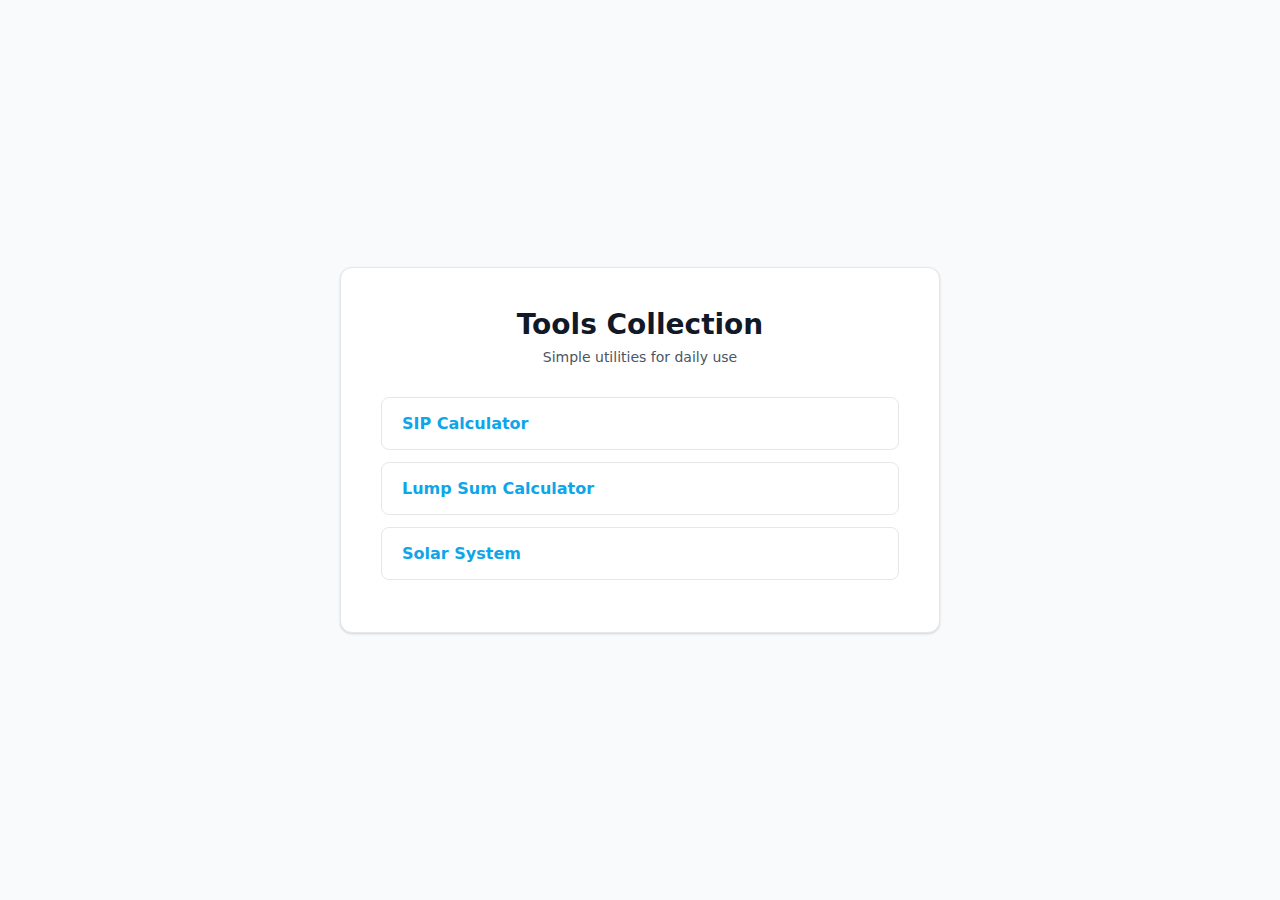
<file: index.html>
<!DOCTYPE html>
<html lang="en">

<head>
    <meta charset="UTF-8">
    <meta name="viewport" content="width=device-width, initial-scale=1.0">
    <title>Tools</title>
    <link rel="stylesheet" href="common.css">
    <style>
        .tools-list {
            list-style: none;
        }

        .tools-list li {
            margin-bottom: 12px;
        }

        .tools-list a {
            display: block;
            padding: 16px 20px;
            background: var(--bg-card);
            border: 1px solid var(--border-primary);
            border-radius: 8px;
            color: var(--accent-primary);
            text-decoration: none;
            font-weight: 600;
            transition: all 0.2s;
        }

        .tools-list a:hover {
            background: var(--bg-hover);
            border-color: var(--accent-primary);
            transform: translateX(4px);
            box-shadow: 0 4px 12px rgba(14, 165, 233, 0.2);
        }
    </style>
</head>

<body>
    <div class="container">
        <h1>Tools Collection</h1>
        <p class="subtitle">Simple utilities for daily use</p>

        <ul class="tools-list">
            <li><a href="sip-calculator.html">SIP Calculator</a></li>
            <li><a href="lumpsum-calculator.html">Lump Sum Calculator</a></li>
            <li><a href="solar-system.html">Solar System</a></li>
        </ul>
    </div>
</body>

</html>
</file>
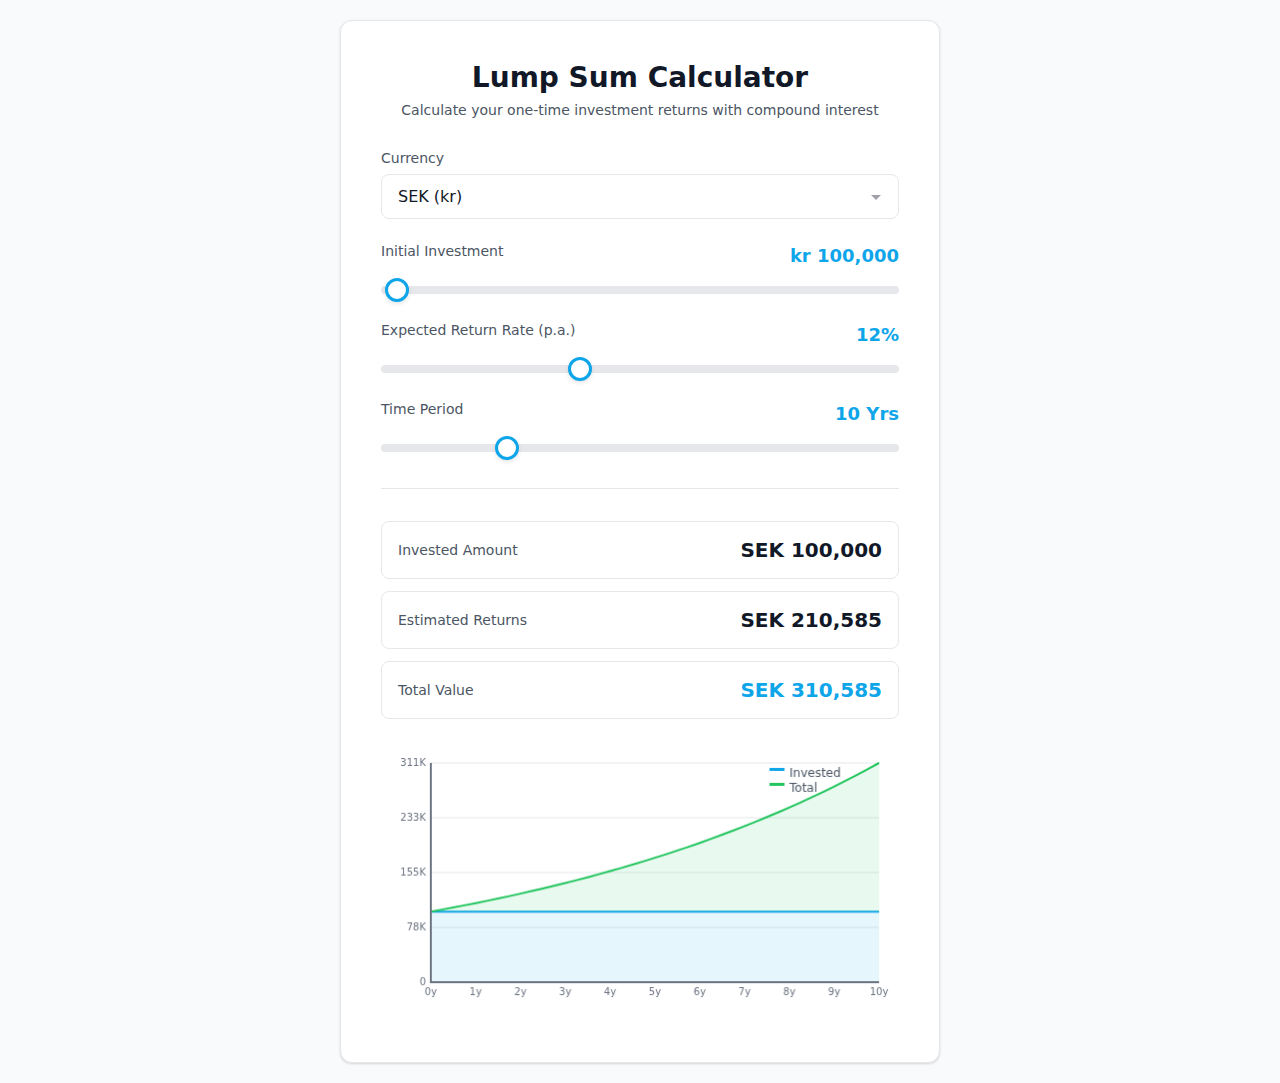
<file: lumpsum-calculator.html>
<!DOCTYPE html>
<html lang="en">
<head>
    <meta charset="UTF-8">
    <meta name="viewport" content="width=device-width, initial-scale=1.0">
    <title>Lump Sum Calculator</title>
    <link rel="stylesheet" href="common.css">
    <style>
        canvas {
            width: 100%;
            height: auto;
        }
    </style>
</head>
<body>
    <div class="container">
        <h1>Lump Sum Calculator</h1>
        <p class="subtitle">Calculate your one-time investment returns with compound interest</p>

        <div class="slider-group">
            <label for="currency">Currency</label>
            <select id="currency">
                <option value="USD">USD ($)</option>
                <option value="EUR">EUR (€)</option>
                <option value="GBP">GBP (£)</option>
                <option value="SEK" selected>SEK (kr)</option>
                <option value="INR">INR (₹)</option>
                <option value="JPY">JPY (¥)</option>
                <option value="AUD">AUD (A$)</option>
                <option value="CAD">CAD (C$)</option>
            </select>
        </div>

        <div class="slider-group">
            <div class="slider-header">
                <label for="initial-investment">Initial Investment</label>
                <span class="slider-value" id="initial-value">kr 100,000</span>
            </div>
            <input type="range" id="initial-investment" min="10000" max="10000000" step="10000" value="100000">
        </div>

        <div class="slider-group">
            <div class="slider-header">
                <label for="return-rate">Expected Return Rate (p.a.)</label>
                <span class="slider-value" id="return-value">12%</span>
            </div>
            <input type="range" id="return-rate" min="1" max="30" step="0.5" value="12">
        </div>

        <div class="slider-group">
            <div class="slider-header">
                <label for="time-period">Time Period</label>
                <span class="slider-value" id="time-value">10 Yrs</span>
            </div>
            <input type="range" id="time-period" min="1" max="40" step="1" value="10">
        </div>

        <div id="results" class="results">
            <div class="result-item">
                <span class="result-label">Invested Amount</span>
                <span class="result-value" id="invested-amount">-</span>
            </div>
            <div class="result-item">
                <span class="result-label">Estimated Returns</span>
                <span class="result-value" id="est-returns">-</span>
            </div>
            <div class="result-item">
                <span class="result-label">Total Value</span>
                <span class="result-value highlight" id="total-value">-</span>
            </div>

            <div class="chart-container">
                <canvas id="growth-chart" width="520" height="280"></canvas>
            </div>
        </div>
    </div>

    <script>
        const currencySymbols = {
            'USD': '$',
            'EUR': '€',
            'GBP': '£',
            'SEK': 'kr',
            'INR': '₹',
            'JPY': '¥',
            'AUD': 'A$',
            'CAD': 'C$'
        };

        // DOM elements
        const currencySelect = document.getElementById('currency');
        const initialSlider = document.getElementById('initial-investment');
        const returnSlider = document.getElementById('return-rate');
        const timeSlider = document.getElementById('time-period');
        const initialValueDisplay = document.getElementById('initial-value');
        const returnValueDisplay = document.getElementById('return-value');
        const timeValueDisplay = document.getElementById('time-value');

        function formatCurrency(amount, currency) {
            return new Intl.NumberFormat('en-US', {
                style: 'currency',
                currency: currency,
                minimumFractionDigits: 0,
                maximumFractionDigits: 0
            }).format(amount);
        }

        function formatSliderCurrency(amount) {
            const currency = currencySelect.value;
            const symbol = currencySymbols[currency];
            return symbol + ' ' + amount.toLocaleString();
        }

        function updateSliderDisplays() {
            initialValueDisplay.textContent = formatSliderCurrency(parseFloat(initialSlider.value));
            returnValueDisplay.textContent = returnSlider.value + '%';
            timeValueDisplay.textContent = timeSlider.value + ' Yrs';
        }

        function calculateLumpSum() {
            const initialInvestment = parseFloat(initialSlider.value);
            const annualRate = parseFloat(returnSlider.value) / 100;
            const years = parseFloat(timeSlider.value);
            const currency = currencySelect.value;

            // Compound Interest Formula: A = P(1 + r)^t
            const futureValue = initialInvestment * Math.pow(1 + annualRate, years);
            const estimatedReturns = futureValue - initialInvestment;

            // Display results
            document.getElementById('invested-amount').textContent = formatCurrency(initialInvestment, currency);
            document.getElementById('est-returns').textContent = formatCurrency(estimatedReturns, currency);
            document.getElementById('total-value').textContent = formatCurrency(futureValue, currency);

            // Draw growth chart
            drawGrowthChart(initialInvestment, annualRate, years);
        }

        function drawGrowthChart(initialInvestment, annualRate, totalYears) {
            const canvas = document.getElementById('growth-chart');
            const ctx = canvas.getContext('2d');

            // Chart dimensions
            const padding = { left: 50, right: 20, top: 20, bottom: 40 };
            const chartWidth = canvas.width - padding.left - padding.right;
            const chartHeight = canvas.height - padding.top - padding.bottom;

            // Clear canvas
            ctx.clearRect(0, 0, canvas.width, canvas.height);

            // Calculate data points for each year
            const dataPoints = [];
            const pointsPerYear = totalYears <= 10 ? 4 : totalYears <= 20 ? 2 : 1;
            const totalPoints = totalYears * pointsPerYear;

            for (let i = 0; i <= totalPoints; i++) {
                const year = i / pointsPerYear;
                const invested = initialInvestment;
                const totalValue = initialInvestment * Math.pow(1 + annualRate, year);

                dataPoints.push({ year, invested, totalValue });
            }

            // Find max value for scaling
            const maxValue = Math.max(...dataPoints.map(d => d.totalValue));

            // Helper function to convert data to canvas coordinates
            function toX(year) {
                return padding.left + (year / totalYears) * chartWidth;
            }

            function toY(value) {
                return padding.top + chartHeight - (value / maxValue) * chartHeight;
            }

            // Draw grid lines
            ctx.strokeStyle = 'rgb(229, 231, 235)';
            ctx.lineWidth = 1;
            const gridLines = 4;
            for (let i = 0; i <= gridLines; i++) {
                const y = padding.top + (chartHeight / gridLines) * i;
                ctx.beginPath();
                ctx.moveTo(padding.left, y);
                ctx.lineTo(padding.left + chartWidth, y);
                ctx.stroke();
            }

            // Draw invested amount area (flat line)
            ctx.fillStyle = 'rgba(14, 165, 233, 0.1)';
            ctx.fillRect(
                padding.left,
                toY(initialInvestment),
                chartWidth,
                chartHeight + padding.top - toY(initialInvestment)
            );

            // Draw invested amount line
            ctx.strokeStyle = 'rgb(14, 165, 233)';
            ctx.lineWidth = 2;
            ctx.beginPath();
            ctx.moveTo(padding.left, toY(initialInvestment));
            ctx.lineTo(padding.left + chartWidth, toY(initialInvestment));
            ctx.stroke();

            // Draw total value area
            ctx.fillStyle = 'rgba(34, 197, 94, 0.1)';
            ctx.beginPath();
            ctx.moveTo(padding.left, toY(initialInvestment));
            dataPoints.forEach(d => {
                ctx.lineTo(toX(d.year), toY(d.totalValue));
            });
            ctx.lineTo(padding.left + chartWidth, toY(initialInvestment));
            ctx.closePath();
            ctx.fill();

            // Draw total value line
            ctx.strokeStyle = 'rgb(34, 197, 94)';
            ctx.lineWidth = 2;
            ctx.beginPath();
            dataPoints.forEach((d, i) => {
                if (i === 0) {
                    ctx.moveTo(toX(d.year), toY(d.totalValue));
                } else {
                    ctx.lineTo(toX(d.year), toY(d.totalValue));
                }
            });
            ctx.stroke();

            // Draw axes
            ctx.strokeStyle = 'rgb(107, 114, 128)';
            ctx.lineWidth = 2;
            ctx.beginPath();
            ctx.moveTo(padding.left, padding.top);
            ctx.lineTo(padding.left, padding.top + chartHeight);
            ctx.lineTo(padding.left + chartWidth, padding.top + chartHeight);
            ctx.stroke();

            // Draw Y-axis labels
            ctx.fillStyle = 'rgb(107, 114, 128)';
            ctx.font = '10px system-ui';
            ctx.textAlign = 'right';
            ctx.textBaseline = 'middle';
            for (let i = 0; i <= gridLines; i++) {
                const value = maxValue * (1 - i / gridLines);
                const y = padding.top + (chartHeight / gridLines) * i;
                const label = value >= 1000000 ? (value / 1000000).toFixed(1) + 'M' :
                             value >= 1000 ? (value / 1000).toFixed(0) + 'K' :
                             value.toFixed(0);
                ctx.fillText(label, padding.left - 5, y);
            }

            // Draw X-axis labels (years)
            ctx.textAlign = 'center';
            ctx.textBaseline = 'top';
            const yearSteps = totalYears <= 10 ? 1 : totalYears <= 20 ? 2 : 5;
            for (let year = 0; year <= totalYears; year += yearSteps) {
                const x = toX(year);
                ctx.fillText(year + 'y', x, padding.top + chartHeight + 5);
            }

            // Draw legend
            ctx.textAlign = 'left';
            ctx.font = '12px system-ui';

            // Invested legend
            ctx.fillStyle = 'rgb(14, 165, 233)';
            ctx.fillRect(padding.left + chartWidth - 110, padding.top + 5, 15, 3);
            ctx.fillStyle = 'rgb(75, 85, 99)';
            ctx.fillText('Invested', padding.left + chartWidth - 90, padding.top + 5);

            // Total value legend
            ctx.fillStyle = 'rgb(34, 197, 94)';
            ctx.fillRect(padding.left + chartWidth - 110, padding.top + 20, 15, 3);
            ctx.fillStyle = 'rgb(75, 85, 99)';
            ctx.fillText('Total', padding.left + chartWidth - 90, padding.top + 20);
        }

        // Event listeners for sliders
        initialSlider.addEventListener('input', function() {
            updateSliderDisplays();
            calculateLumpSum();
        });

        returnSlider.addEventListener('input', function() {
            updateSliderDisplays();
            calculateLumpSum();
        });

        timeSlider.addEventListener('input', function() {
            updateSliderDisplays();
            calculateLumpSum();
        });

        // Currency change updates displays and recalculates
        currencySelect.addEventListener('change', function() {
            updateSliderDisplays();
            calculateLumpSum();
        });

        // Initialize on page load
        window.addEventListener('load', function() {
            updateSliderDisplays();
            calculateLumpSum();
        });
    </script>
</body>
</html>
</file>
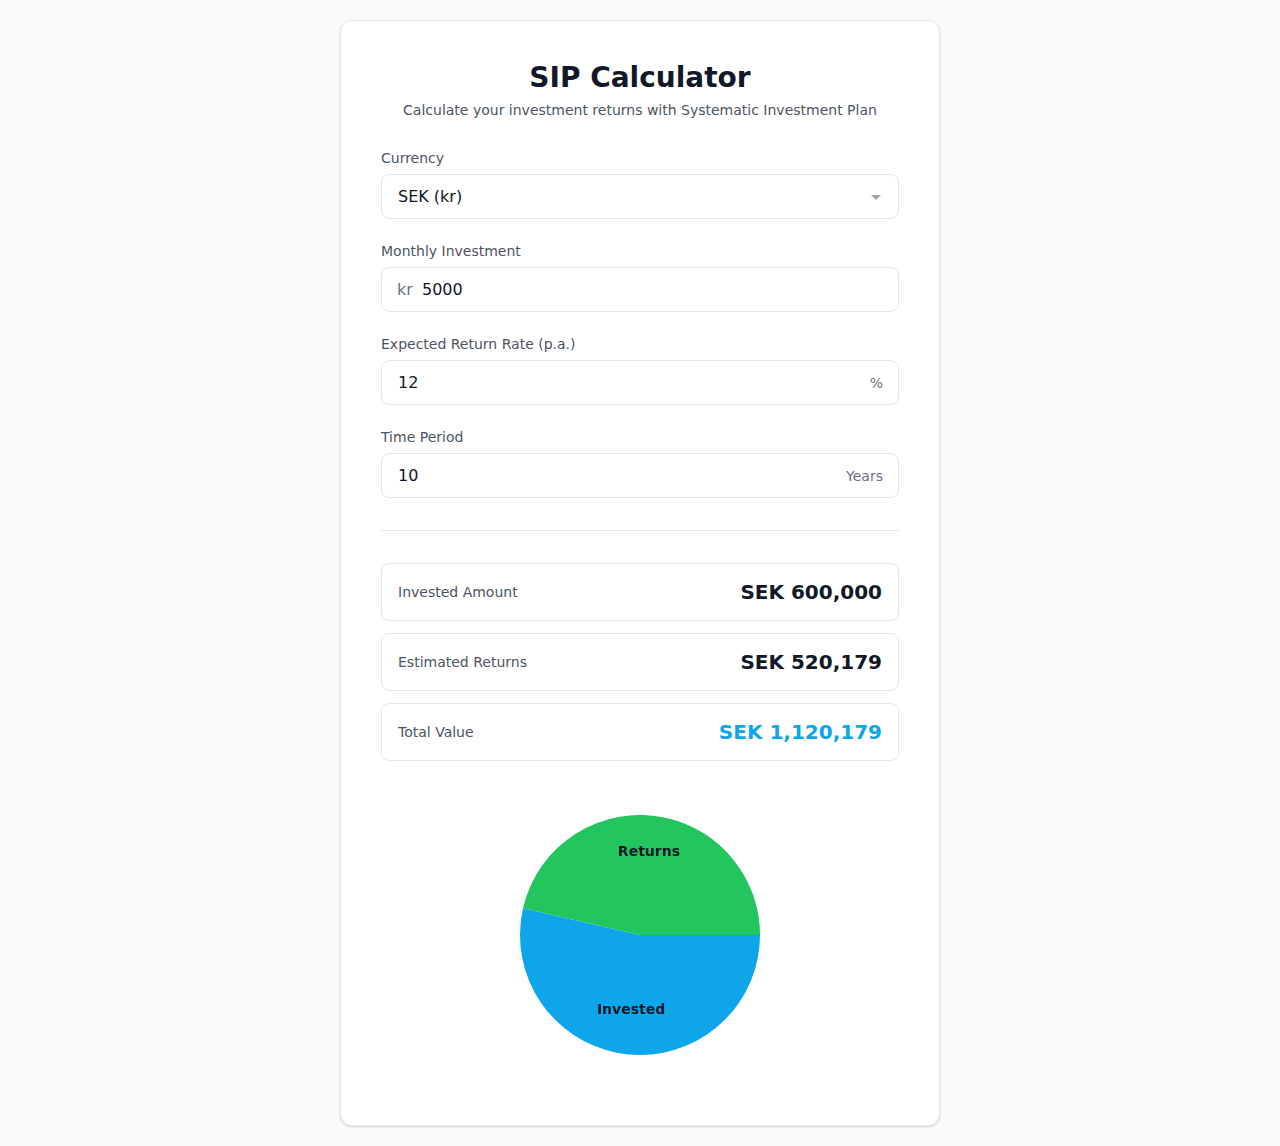
<file: sip-calculator.html>
<!DOCTYPE html>
<html lang="en">
<head>
    <meta charset="UTF-8">
    <meta name="viewport" content="width=device-width, initial-scale=1.0">
    <title>SIP Calculator</title>
    <link rel="stylesheet" href="common.css">
    <style>
        .currency-select {
            margin-bottom: 24px;
        }

        canvas {
            max-width: 300px;
            max-height: 300px;
        }
    </style>
</head>
<body>
    <div class="container">
        <h1>SIP Calculator</h1>
        <p class="subtitle">Calculate your investment returns with Systematic Investment Plan</p>

        <div class="currency-select">
            <label for="currency">Currency</label>
            <select id="currency">
                <option value="USD">USD ($)</option>
                <option value="EUR">EUR (€)</option>
                <option value="GBP">GBP (£)</option>
                <option value="SEK" selected>SEK (kr)</option>
                <option value="INR">INR (₹)</option>
                <option value="JPY">JPY (¥)</option>
                <option value="AUD">AUD (A$)</option>
                <option value="CAD">CAD (C$)</option>
            </select>
        </div>

        <div class="input-group">
            <label for="monthly-investment">Monthly Investment</label>
            <div class="input-wrapper">
                <span class="input-prefix" id="currency-symbol">kr</span>
                <input type="number" id="monthly-investment" class="with-prefix" value="5000" min="500" step="100">
            </div>
        </div>

        <div class="input-group">
            <label for="return-rate">Expected Return Rate (p.a.)</label>
            <div class="input-wrapper">
                <input type="number" id="return-rate" class="with-suffix" value="12" min="1" max="30" step="0.1">
                <span class="input-suffix">%</span>
            </div>
        </div>

        <div class="input-group">
            <label for="time-period">Time Period</label>
            <div class="input-wrapper">
                <input type="number" id="time-period" class="with-suffix" value="10" min="1" max="40" step="1">
                <span class="input-suffix">Years</span>
            </div>
        </div>

        <div id="results" class="results hidden">
            <div class="result-item">
                <span class="result-label">Invested Amount</span>
                <span class="result-value" id="invested-amount">-</span>
            </div>
            <div class="result-item">
                <span class="result-label">Estimated Returns</span>
                <span class="result-value" id="est-returns">-</span>
            </div>
            <div class="result-item">
                <span class="result-label">Total Value</span>
                <span class="result-value highlight" id="total-value">-</span>
            </div>

            <div class="chart-container">
                <canvas id="pie-chart" width="300" height="300"></canvas>
            </div>
        </div>
    </div>

    <script>
        const currencySymbols = {
            'USD': '$',
            'EUR': '€',
            'GBP': '£',
            'SEK': 'kr',
            'INR': '₹',
            'JPY': '¥',
            'AUD': 'A$',
            'CAD': 'C$'
        };

        const currencySelect = document.getElementById('currency');
        const currencySymbolSpan = document.getElementById('currency-symbol');
        const monthlyInvestmentInput = document.getElementById('monthly-investment');
        const returnRateInput = document.getElementById('return-rate');
        const timePeriodInput = document.getElementById('time-period');

        // Update currency symbol and recalculate when currency changes
        currencySelect.addEventListener('change', function() {
            currencySymbolSpan.textContent = currencySymbols[this.value];
            calculateSIP();
        });

        // Auto-calculate when any input changes
        monthlyInvestmentInput.addEventListener('input', calculateSIP);
        returnRateInput.addEventListener('input', calculateSIP);
        timePeriodInput.addEventListener('input', calculateSIP);

        function formatCurrency(amount, currency) {
            return new Intl.NumberFormat('en-US', {
                style: 'currency',
                currency: currency,
                minimumFractionDigits: 0,
                maximumFractionDigits: 0
            }).format(amount);
        }

        function calculateSIP() {
            const monthlyInvestment = parseFloat(document.getElementById('monthly-investment').value);
            const annualRate = parseFloat(document.getElementById('return-rate').value);
            const years = parseFloat(document.getElementById('time-period').value);
            const currency = document.getElementById('currency').value;

            if (!monthlyInvestment || !annualRate || !years) {
                alert('Please fill in all fields');
                return;
            }

            if (monthlyInvestment < 500) {
                alert('Minimum monthly investment should be 500');
                return;
            }

            // Convert annual rate to monthly rate using compound interest formula
            // Monthly Return = {(1 + Annual Return)^1/12} – 1
            const annualRateDecimal = annualRate / 100;
            const monthlyRate = Math.pow(1 + annualRateDecimal, 1/12) - 1;

            // Total number of months
            const months = years * 12;

            // SIP Formula: M = P × ([1 + i]^n – 1) / i) × (1 + i)
            const futureValue = monthlyInvestment *
                (Math.pow(1 + monthlyRate, months) - 1) / monthlyRate *
                (1 + monthlyRate);

            const investedAmount = monthlyInvestment * months;
            const estimatedReturns = futureValue - investedAmount;

            // Display results
            document.getElementById('invested-amount').textContent = formatCurrency(investedAmount, currency);
            document.getElementById('est-returns').textContent = formatCurrency(estimatedReturns, currency);
            document.getElementById('total-value').textContent = formatCurrency(futureValue, currency);
            document.getElementById('results').classList.remove('hidden');

            // Draw pie chart
            drawPieChart(investedAmount, estimatedReturns);
        }

        function drawPieChart(invested, returns) {
            const canvas = document.getElementById('pie-chart');
            const ctx = canvas.getContext('2d');
            const centerX = canvas.width / 2;
            const centerY = canvas.height / 2;
            const radius = 120;

            const total = invested + returns;
            const investedAngle = (invested / total) * 2 * Math.PI;
            const returnsAngle = (returns / total) * 2 * Math.PI;

            // Clear canvas
            ctx.clearRect(0, 0, canvas.width, canvas.height);

            // Draw invested amount slice
            ctx.beginPath();
            ctx.moveTo(centerX, centerY);
            ctx.arc(centerX, centerY, radius, 0, investedAngle);
            ctx.closePath();
            ctx.fillStyle = 'rgb(14, 165, 233)';
            ctx.fill();

            // Draw returns slice
            ctx.beginPath();
            ctx.moveTo(centerX, centerY);
            ctx.arc(centerX, centerY, radius, investedAngle, investedAngle + returnsAngle);
            ctx.closePath();
            ctx.fillStyle = 'rgb(34, 197, 94)';
            ctx.fill();

            // Add labels
            ctx.fillStyle = 'rgb(17, 24, 39)';
            ctx.font = 'bold 14px system-ui';
            ctx.textAlign = 'center';

            // Invested label
            const investedLabelAngle = investedAngle / 2;
            const investedLabelX = centerX + Math.cos(investedLabelAngle) * (radius / 1.5);
            const investedLabelY = centerY + Math.sin(investedLabelAngle) * (radius / 1.5);
            ctx.fillText('Invested', investedLabelX, investedLabelY);

            // Returns label
            const returnsLabelAngle = investedAngle + returnsAngle / 2;
            const returnsLabelX = centerX + Math.cos(returnsLabelAngle) * (radius / 1.5);
            const returnsLabelY = centerY + Math.sin(returnsLabelAngle) * (radius / 1.5);
            ctx.fillText('Returns', returnsLabelX, returnsLabelY);
        }

        // Calculate on page load with default values
        window.addEventListener('load', function() {
            calculateSIP();
        });
    </script>
</body>
</html>
</file>
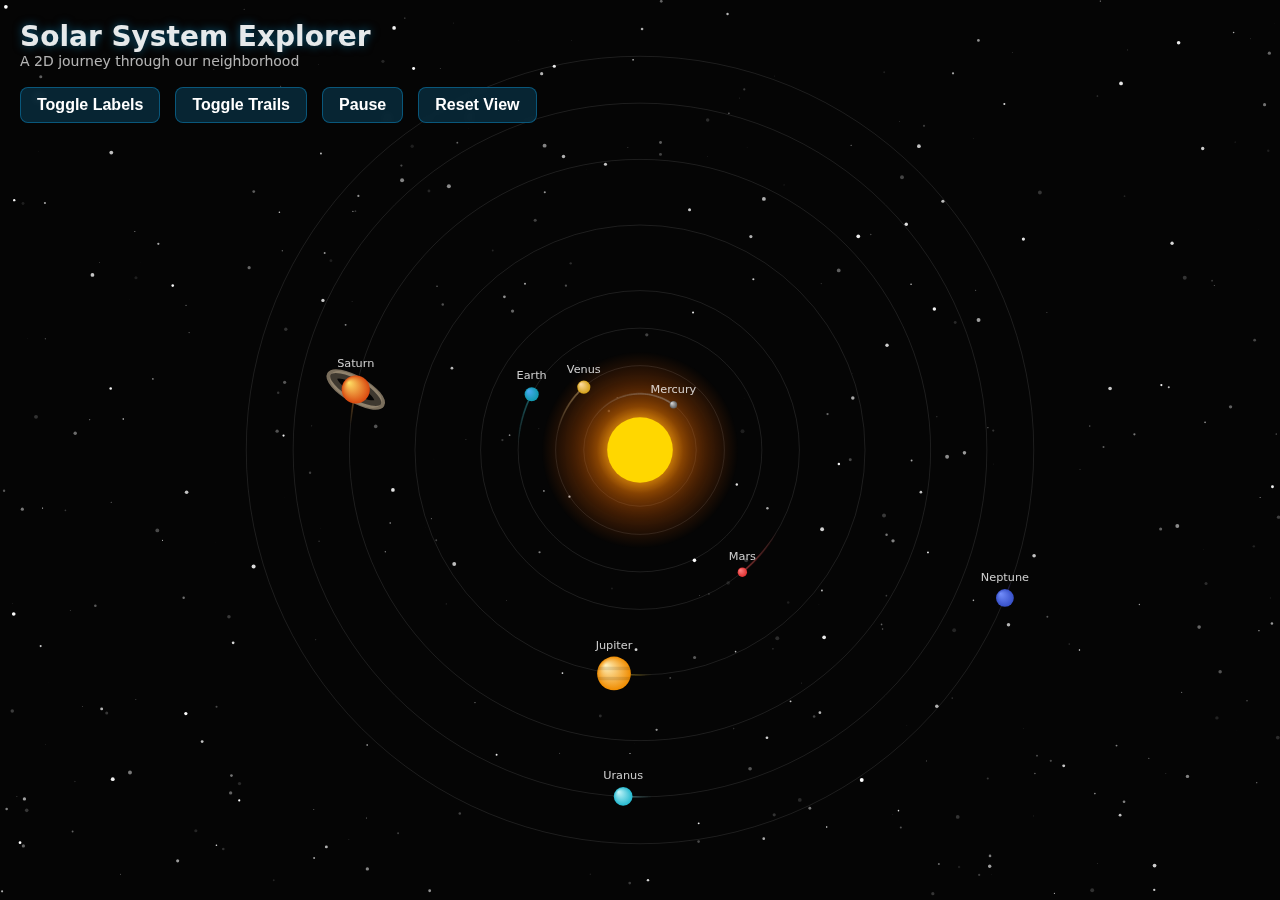
<file: solar-system.html>
<!DOCTYPE html>
<html lang="en">

<head>
    <meta charset="UTF-8">
    <meta name="viewport" content="width=device-width, initial-scale=1.0">
    <title>Solar System</title>
    <!-- Use common styles for fonts, but we'll override most things for the full-screen experience -->
    <link rel="stylesheet" href="common.css">
    <style>
        body {
            margin: 0;
            padding: 0;
            background-color: #050505;
            /* Deep space black */
            overflow: hidden;
            /* No scrollbars */
            color: white;
            display: block;
            /* Override flex from common.css */
            height: 100vh;
            width: 100vw;
        }

        #solar-canvas {
            position: absolute;
            top: 0;
            left: 0;
            z-index: 1;
        }

        #ui-layer {
            position: absolute;
            top: 20px;
            left: 20px;
            z-index: 2;
            pointer-events: none;
            /* Let clicks pass through */
        }

        h1 {
            text-align: left;
            color: rgba(255, 255, 255, 0.9);
            text-shadow: 0 0 10px rgba(14, 165, 233, 0.5);
            margin: 0;
        }

        p {
            color: rgba(255, 255, 255, 0.7);
            font-size: 14px;
        }

        .controls {
            margin-top: 10px;
            pointer-events: auto;
        }

        button {
            width: auto;
            padding: 8px 16px;
            background: rgba(14, 165, 233, 0.2);
            backdrop-filter: blur(5px);
            border: 1px solid rgba(14, 165, 233, 0.4);
            margin-right: 10px;
        }

        button:hover {
            background: rgba(14, 165, 233, 0.4);
        }

        /* Tooltip-like label for planets */
        .planet-label {
            position: absolute;
            color: white;
            font-size: 12px;
            pointer-events: none;
            text-shadow: 0 0 2px black;
            transform: translate(-50%, -100%);
            margin-top: -10px;
            white-space: nowrap;
            opacity: 0.8;
            font-family: sans-serif;
            z-index: 10;
        }
    </style>
</head>

<body>
    <div id="ui-layer">
        <h1>Solar System Explorer</h1>
        <p>A 2D journey through our neighborhood</p>
        <div class="controls">
            <button id="toggle-labels">Toggle Labels</button>
            <button id="toggle-trails">Toggle Trails</button>
            <button id="pause-resume">Pause</button>
            <button id="reset-view">Reset View</button>
        </div>
    </div>

    <canvas id="solar-canvas"></canvas>

    <script>
        const canvas = document.getElementById('solar-canvas');
        const ctx = canvas.getContext('2d');

        let width;
        let height;
        let centerX;
        let centerY;
        let scale = 1;
        let showLabels = true;
        let showTrails = true;
        let isPaused = false;

        // Configuration
        const BASE_SUN_RADIUS = 35;

        // Planet Data (dist: base distance, r: base radius)
        const planets = [
            { name: "Mercury", r: 4, dist: 60, speed: 0.04, color: "#A0A0A0", angle: Math.random() * Math.PI * 2, gradient: ["#e0e0e0", "#5c5c5c"], desc: "The smallest planet" },
            { name: "Venus", r: 7, dist: 90, speed: 0.015, color: "#E3BB76", angle: Math.random() * Math.PI * 2, gradient: ["#ffdfa8", "#d4a017"], desc: "The hottest planet" },
            { name: "Earth", r: 7.5, dist: 130, speed: 0.01, color: "#22A6B3", angle: Math.random() * Math.PI * 2, gradient: ["#4dabf7", "#1098ad"], hasMoon: true, desc: "Our home" },
            { name: "Mars", r: 5, dist: 170, speed: 0.008, color: "#EB4D4B", angle: Math.random() * Math.PI * 2, gradient: ["#ff8787", "#e03131"], desc: "The Red Planet" },
            { name: "Jupiter", r: 18, dist: 240, speed: 0.004, color: "#F9CA24", angle: Math.random() * Math.PI * 2, gradient: ["#fff3bf", "#f08c00"], bands: true, desc: "The Gas Giant" },
            { name: "Saturn", r: 15, dist: 310, speed: 0.003, color: "#F0932B", angle: Math.random() * Math.PI * 2, gradient: ["#ffe066", "#d9480f"], rings: true, desc: "The Ringed Planet" },
            { name: "Uranus", r: 10, dist: 370, speed: 0.002, color: "#7ED6DF", angle: Math.random() * Math.PI * 2, gradient: ["#c5f6fa", "#22b8cf"], desc: " The Ice Giant" },
            { name: "Neptune", r: 9.5, dist: 420, speed: 0.001, color: "#4834D4", angle: Math.random() * Math.PI * 2, gradient: ["#748ffc", "#364fc7"], desc: "The Blue Planet" }
        ];

        // Trails history
        planets.forEach(p => p.history = []);

        // Stars
        const stars = [];
        const numStars = 400;

        function init() {
            resize();
            window.addEventListener('resize', resize);

            // Create stars
            for (let i = 0; i < numStars; i++) {
                stars.push({
                    x: Math.random(), // Store as normalized ratio
                    y: Math.random(),
                    size: Math.random() * 2,
                    opacity: Math.random(),
                    speed: Math.random() * 0.05
                });
            }

            // Buttons
            document.getElementById('toggle-labels').addEventListener('click', () => showLabels = !showLabels);
            document.getElementById('toggle-trails').addEventListener('click', () => {
                showTrails = !showTrails;
                planets.forEach(p => p.history = []);
            });
            const pauseBtn = document.getElementById('pause-resume');
            pauseBtn.addEventListener('click', () => {
                isPaused = !isPaused;
                pauseBtn.innerText = isPaused ? "Resume" : "Pause";
            });

            document.getElementById('reset-view').addEventListener('click', () => {
                resize();
            });

            animate();
        }

        function resize() {
            width = window.innerWidth;
            height = window.innerHeight;
            canvas.width = width;
            canvas.height = height;
            centerX = width / 2;
            centerY = height / 2;

            const minDim = Math.min(width, height);
            // Neptune is at 420. Add buffer.
            scale = (minDim / 2) / 480;
        }

        function drawStars() {
            ctx.fillStyle = "white";
            stars.forEach(star => {
                ctx.globalAlpha = star.opacity;
                ctx.beginPath();
                // Draw star at scaled position to keep density consistent or just allow them to be fixed relative to screen?
                // Fixed relative to screen is better for "background" feeling during resize, but normalized is easier
                ctx.arc(star.x * width, star.y * height, star.size, 0, Math.PI * 2);
                ctx.fill();
                star.opacity += (Math.random() - 0.5) * 0.1;
                if (star.opacity < 0.1) star.opacity = 0.1;
                if (star.opacity > 1) star.opacity = 1;
            });
            ctx.globalAlpha = 1.0;
        }

        function drawSun() {
            const r = BASE_SUN_RADIUS * scale;

            // Glow
            const gradient = ctx.createRadialGradient(centerX, centerY, r * 0.2, centerX, centerY, r * 3);
            gradient.addColorStop(0, "rgba(255, 255, 200, 1)");
            gradient.addColorStop(0.1, "rgba(255, 200, 50, 0.9)");
            gradient.addColorStop(0.4, "rgba(255, 100, 0, 0.4)");
            gradient.addColorStop(1, "rgba(255, 100, 0, 0)");

            ctx.fillStyle = gradient;
            ctx.beginPath();
            ctx.arc(centerX, centerY, r * 3, 0, Math.PI * 2);
            ctx.fill();

            // Core
            ctx.shadowBlur = 40 * scale;
            ctx.shadowColor = "orange";
            ctx.fillStyle = "#FFD700";
            ctx.beginPath();
            ctx.arc(centerX, centerY, r, 0, Math.PI * 2);
            ctx.fill();
            ctx.shadowBlur = 0;
        }

        function drawOrbit(planet) {
            ctx.strokeStyle = "rgba(255, 255, 255, 0.1)";
            ctx.lineWidth = 1;
            ctx.beginPath();
            ctx.arc(centerX, centerY, planet.dist * scale, 0, Math.PI * 2);
            ctx.stroke();
        }

        function drawPlanet(planet) {
            const currentDist = planet.dist * scale;
            const currentR = planet.r * Math.max(scale, 0.6); // Don't let them get too tiny

            const x = centerX + Math.cos(planet.angle) * currentDist;
            const y = centerY + Math.sin(planet.angle) * currentDist;

            // Draw Trail
            if (showTrails) {
                planet.history.push({ x, y });
                if (planet.history.length > 50) planet.history.shift();

                ctx.beginPath();
                ctx.strokeStyle = planet.color; // Base color for trail
                ctx.lineWidth = 2 * scale;
                for (let i = 0; i < planet.history.length - 1; i++) {
                    const p1 = planet.history[i];
                    const p2 = planet.history[i + 1];
                    ctx.globalAlpha = i / planet.history.length * 0.5;
                    ctx.beginPath();
                    ctx.moveTo(p1.x, p1.y);
                    ctx.lineTo(p2.x, p2.y);
                    ctx.stroke();
                }
                ctx.globalAlpha = 1.0;
            }

            // Draw Planet Body
            ctx.save();
            ctx.translate(x, y);

            const grad = ctx.createRadialGradient(-currentR / 2, -currentR / 2, 0, 0, 0, currentR);
            grad.addColorStop(0, planet.gradient[0]);
            grad.addColorStop(1, planet.gradient[1]);

            ctx.fillStyle = grad;

            // Rings for Saturn
            if (planet.rings) {
                ctx.save();
                ctx.rotate(Math.PI / 6);

                ctx.beginPath();
                ctx.strokeStyle = "rgba(200, 180, 150, 0.6)";
                ctx.lineWidth = 4 * scale;
                ctx.ellipse(0, 0, currentR * 2.2, currentR * 0.8, 0, 0, Math.PI * 2);
                ctx.stroke();

                ctx.beginPath();
                ctx.strokeStyle = "rgba(200, 180, 150, 0.3)";
                ctx.lineWidth = 8 * scale;
                ctx.ellipse(0, 0, currentR * 1.8, currentR * 0.6, 0, 0, Math.PI * 2);
                ctx.stroke();
                ctx.restore();
            }

            ctx.beginPath();
            ctx.arc(0, 0, currentR, 0, Math.PI * 2);
            ctx.fill();

            // Bands for Jupiter
            if (planet.bands) {
                ctx.globalCompositeOperation = 'source-atop'; // Draw only on planet
                ctx.fillStyle = "rgba(0,0,0,0.1)";
                ctx.fillRect(-currentR, -currentR * 0.4, currentR * 2, currentR * 0.2);
                ctx.fillRect(-currentR, currentR * 0.2, currentR * 2, currentR * 0.2);
                ctx.globalCompositeOperation = 'source-over';
            }

            ctx.restore();

            // Draw Label
            if (showLabels) {
                ctx.font = `${Math.max(10, 12 * scale)}px system-ui`;
                ctx.fillStyle = "rgba(255, 255, 255, 0.8)";
                ctx.textAlign = "center";
                ctx.fillText(planet.name, x, y - currentR - 8);
            }
        }

        function animate() {
            ctx.clearRect(0, 0, width, height);

            drawStars();

            // Draw orbits first so they are behind everything
            planets.forEach(p => drawOrbit(p));

            drawSun();

            planets.forEach(p => {
                if (!isPaused) {
                    p.angle += p.speed;
                }
                drawPlanet(p);
            });

            requestAnimationFrame(animate);
        }

        init();
    </script>
</body>

</html>
</file>
<file: common.css>
/* Common styles for all tools */

:root {
    --bg-primary: rgb(255, 255, 255);
    --bg-secondary: rgb(249, 250, 251);
    --bg-card: rgb(255, 255, 255);
    --bg-hover: rgb(243, 244, 246);
    --border-primary: rgb(229, 231, 235);
    --border-secondary: rgb(209, 213, 219);
    --text-primary: rgb(17, 24, 39);
    --text-secondary: rgb(75, 85, 99);
    --text-muted: rgb(107, 114, 128);
    --accent-primary: rgb(14, 165, 233);
    --accent-hover: rgb(2, 132, 199);
    --accent-subtle: rgba(14, 165, 233, 0.1);
    --success: rgb(34, 197, 94);
}

* {
    margin: 0;
    padding: 0;
    box-sizing: border-box;
}

body {
    font-family: system-ui, -apple-system, BlinkMacSystemFont, 'Segoe UI', sans-serif;
    background: var(--bg-secondary);
    min-height: 100vh;
    padding: 20px;
    display: flex;
    justify-content: center;
    align-items: center;
    color: var(--text-primary);
}

.container {
    background: var(--bg-card);
    border-radius: 12px;
    border: 1px solid var(--border-primary);
    box-shadow: 0 1px 3px rgba(0, 0, 0, 0.1), 0 1px 2px rgba(0, 0, 0, 0.06);
    max-width: 600px;
    width: 100%;
    padding: 40px;
}

h1 {
    color: var(--text-primary);
    font-size: 28px;
    margin-bottom: 8px;
    text-align: center;
    font-weight: 700;
}

.subtitle {
    color: var(--text-secondary);
    text-align: center;
    margin-bottom: 32px;
    font-size: 14px;
}

.input-group {
    margin-bottom: 24px;
}

label {
    display: block;
    color: var(--text-secondary);
    font-weight: 500;
    margin-bottom: 8px;
    font-size: 14px;
}

input[type="number"],
input[type="text"],
select {
    width: 100%;
    padding: 12px 16px;
    background: var(--bg-card);
    border: 1px solid var(--border-primary);
    border-radius: 8px;
    font-size: 16px;
    transition: all 0.2s;
    font-family: inherit;
    color: var(--text-primary);
}

input[type="number"]:hover,
input[type="text"]:hover,
select:hover {
    border-color: var(--border-secondary);
}

input[type="number"]:focus,
input[type="text"]:focus,
select:focus {
    outline: none;
    border-color: var(--accent-primary);
    background: var(--bg-hover);
}

button {
    width: 100%;
    padding: 14px;
    background: var(--accent-primary);
    color: white;
    border: none;
    border-radius: 8px;
    font-size: 16px;
    font-weight: 600;
    cursor: pointer;
    transition: all 0.2s;
    margin-top: 8px;
}

button:hover {
    background: var(--accent-hover);
    transform: translateY(-1px);
    box-shadow: 0 4px 16px rgba(14, 165, 233, 0.3);
}

button:active {
    transform: translateY(0);
}

.results {
    margin-top: 32px;
    padding-top: 32px;
    border-top: 1px solid var(--border-primary);
}

.result-item {
    display: flex;
    justify-content: space-between;
    align-items: center;
    padding: 16px;
    background: var(--bg-card);
    border: 1px solid var(--border-primary);
    border-radius: 8px;
    margin-bottom: 12px;
    transition: all 0.2s;
}

.result-item:hover {
    border-color: var(--border-secondary);
    background: var(--bg-hover);
}

.result-label {
    color: var(--text-secondary);
    font-size: 14px;
    font-weight: 500;
}

.result-value {
    color: var(--text-primary);
    font-size: 20px;
    font-weight: 700;
}

.result-value.highlight {
    color: var(--accent-primary);
}

.chart-container {
    margin-top: 24px;
    display: flex;
    justify-content: center;
}

.hidden {
    display: none;
}

/* Input with prefix/suffix */
.input-wrapper {
    position: relative;
    display: flex;
    align-items: center;
}

.input-prefix {
    position: absolute;
    left: 16px;
    color: var(--text-muted);
    font-weight: 500;
    pointer-events: none;
}

.input-suffix {
    position: absolute;
    right: 16px;
    color: var(--text-muted);
    font-size: 14px;
    pointer-events: none;
}

input.with-prefix {
    padding-left: 40px;
}

input.with-suffix {
    padding-right: 50px;
}

/* Select dropdown styling */
select {
    appearance: none;
    background-image: url("data:image/svg+xml,%3Csvg xmlns='http://www.w3.org/2000/svg' width='12' height='12' viewBox='0 0 12 12'%3E%3Cpath fill='%23a1a1aa' d='M6 9L1 4h10z'/%3E%3C/svg%3E");
    background-repeat: no-repeat;
    background-position: right 16px center;
    padding-right: 40px;
}

select option {
    background: var(--bg-card);
    color: var(--text-primary);
}

/* Slider input styles */
.slider-group {
    margin-bottom: 24px;
}

.slider-header {
    display: flex;
    justify-content: space-between;
    align-items: center;
    margin-bottom: 12px;
}

.slider-value {
    font-size: 18px;
    font-weight: 600;
    color: var(--accent-primary);
}

input[type="range"] {
    -webkit-appearance: none;
    appearance: none;
    width: 100%;
    height: 8px;
    background: var(--border-primary);
    border-radius: 4px;
    outline: none;
    cursor: pointer;
}

input[type="range"]::-webkit-slider-thumb {
    -webkit-appearance: none;
    appearance: none;
    width: 24px;
    height: 24px;
    background: var(--bg-card);
    border: 3px solid var(--accent-primary);
    border-radius: 50%;
    cursor: pointer;
    transition: all 0.2s;
    box-shadow: 0 2px 4px rgba(0, 0, 0, 0.1);
}

input[type="range"]::-webkit-slider-thumb:hover {
    transform: scale(1.1);
    box-shadow: 0 4px 8px rgba(14, 165, 233, 0.3);
}

input[type="range"]::-moz-range-thumb {
    width: 24px;
    height: 24px;
    background: var(--bg-card);
    border: 3px solid var(--accent-primary);
    border-radius: 50%;
    cursor: pointer;
    transition: all 0.2s;
    box-shadow: 0 2px 4px rgba(0, 0, 0, 0.1);
}

input[type="range"]::-moz-range-thumb:hover {
    transform: scale(1.1);
    box-shadow: 0 4px 8px rgba(14, 165, 233, 0.3);
}

input[type="range"]::-moz-range-track {
    height: 8px;
    background: var(--border-primary);
    border-radius: 4px;
}

/* Responsive design */
@media (max-width: 640px) {
    .container {
        padding: 24px;
    }

    h1 {
        font-size: 24px;
    }

    .result-value {
        font-size: 18px;
    }
}
</file>
